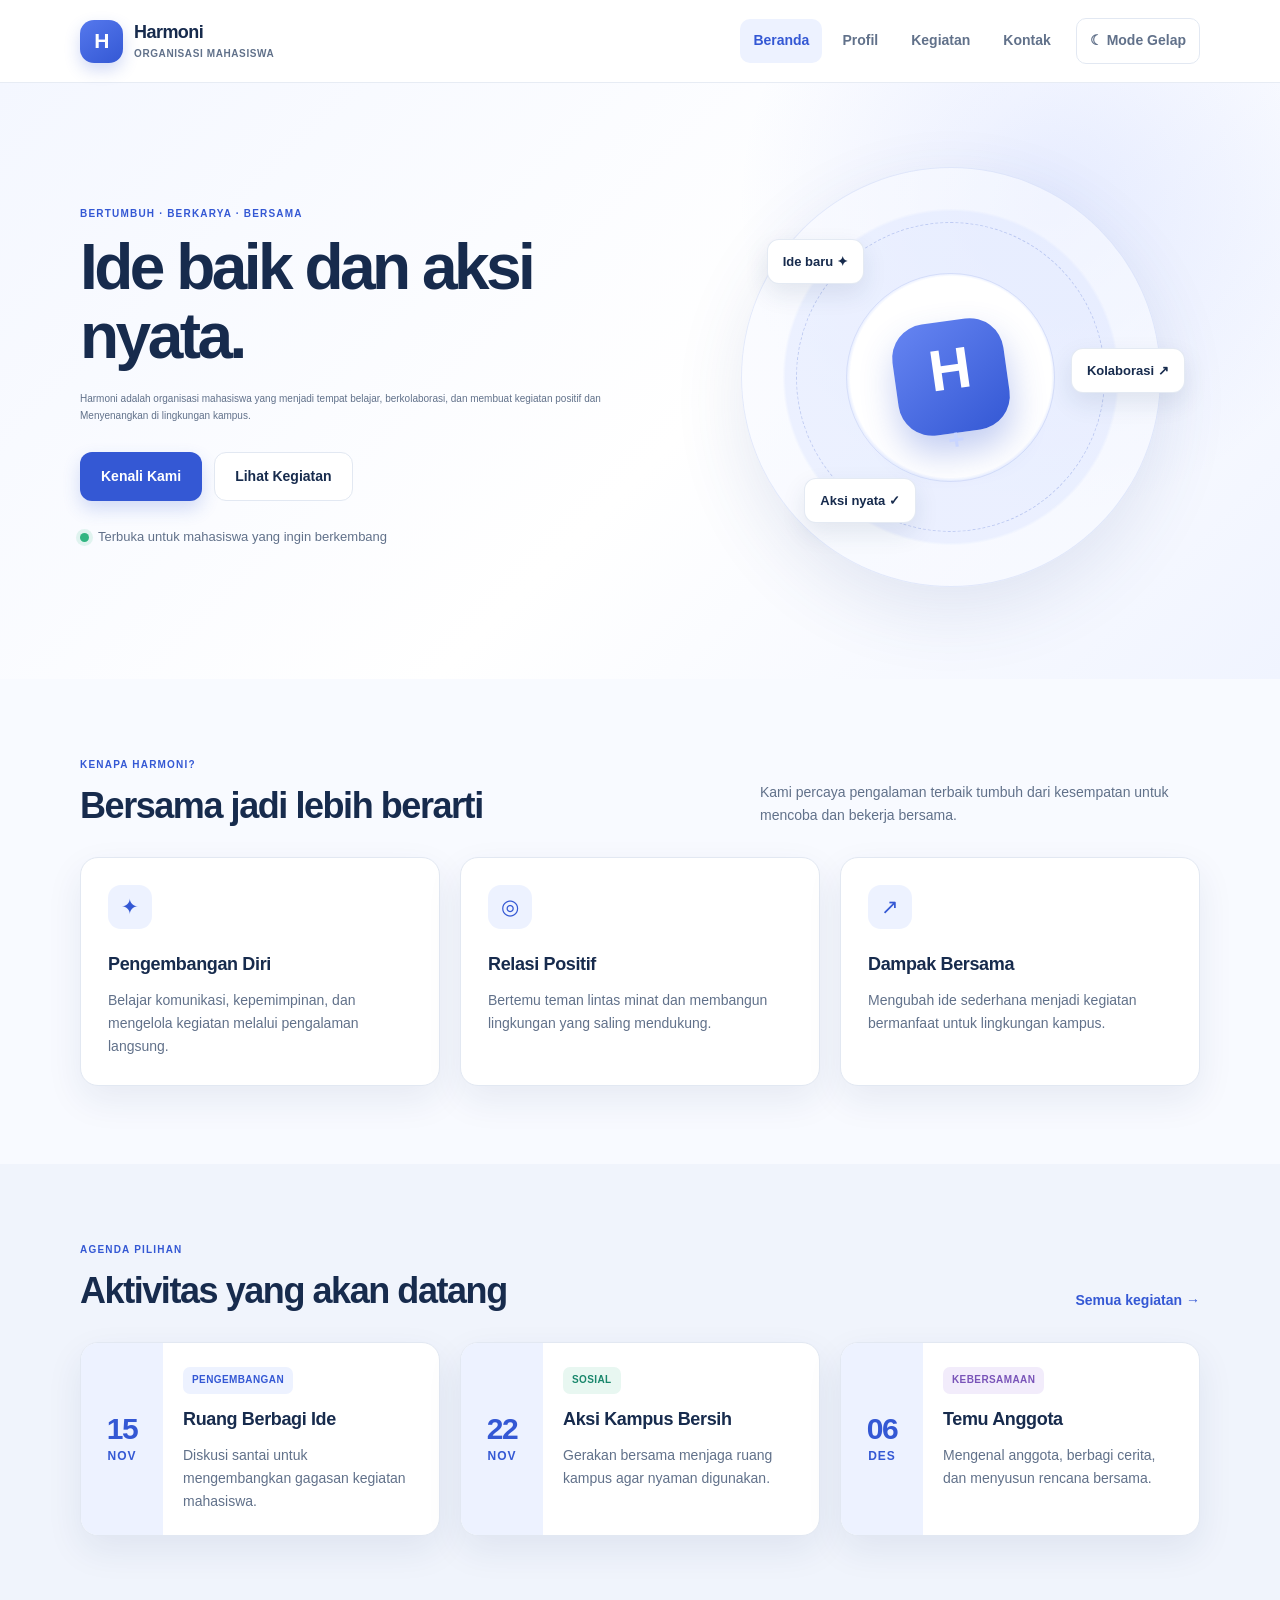
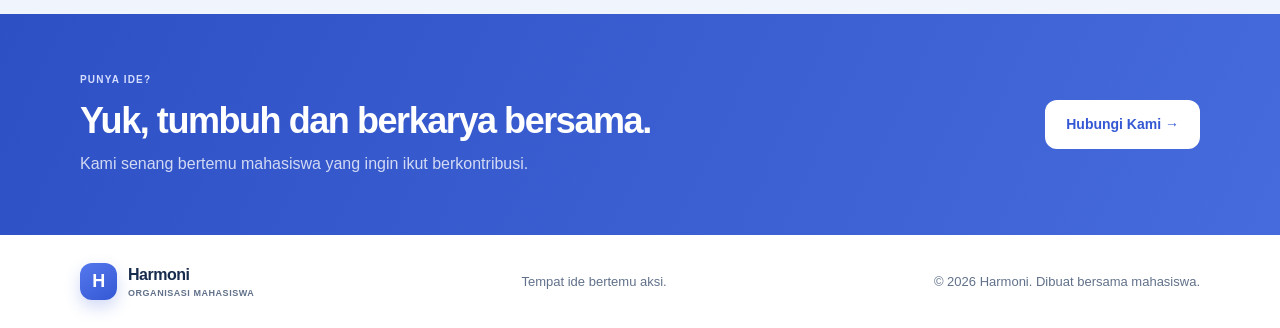
<file: index.html>
<!DOCTYPE html>
<html lang="id">
<head>
  <meta charset="UTF-8">
  <meta name="viewport" content="width=device-width, initial-scale=1.0">
  <meta name="description" content="Website informasi Organisasi Mahasiswa Harmoni.">
  <title>Beranda | Harmoni</title>
  <link rel="stylesheet" href="css/style.css">
  <script src="js/script.js" defer></script>
</head>
<body>
  <header class="site-header">
    <div class="container nav-wrap">
      <a class="brand" href="index.html"><span class="brand-mark">H</span><span>Harmoni<span class="brand-sub">Organisasi Mahasiswa</span></span></a>
      <button class="menu-toggle" id="menu-toggle" aria-label="Buka menu" aria-expanded="false">☰</button>
      <nav class="nav-links" id="nav-links" aria-label="Navigasi utama">
        <a class="active" href="index.html">Beranda</a>
        <a href="profil.html">Profil</a>
        <a href="kegiatan.html">Kegiatan</a>
        <a href="kontak.html">Kontak</a>
        <button class="theme-toggle" id="theme-toggle" type="button">☾ Mode Gelap</button>
      </nav>
    </div>
  </header>

  <main>
    <section class="hero">
      <div class="container hero-grid">
        <div class="hero-copy">
          <p class="eyebrow">Bertumbuh · Berkarya · Bersama</p>
          <h1>Ide baik dan aksi nyata.</h1>
          <p class="hero-text">Harmoni adalah organisasi mahasiswa yang menjadi tempat belajar, berkolaborasi, dan membuat kegiatan positif dan Menyenangkan di lingkungan kampus.</p>
          <div class="hero-actions">
            <a class="button button-primary" href="profil.html">Kenali Kami</a>
            <a class="button button-secondary" href="kegiatan.html">Lihat Kegiatan</a>
          </div>
          <div class="hero-note"><span class="status-dot"></span> Terbuka untuk mahasiswa yang ingin berkembang</div>
        </div>
        <div class="hero-art" aria-label="Ilustrasi kolaborasi mahasiswa">
          <div class="art-orbit orbit-one"></div><div class="art-orbit orbit-two"></div>
          <div class="art-center">H<span>+</span></div>
          <div class="art-chip chip-one">Ide baru ✦</div>
          <div class="art-chip chip-two">Kolaborasi ↗</div>
          <div class="art-chip chip-three">Aksi nyata ✓</div>
        </div>
      </div>
    </section>

    <section class="section">
      <div class="container">
        <div class="section-heading">
          <div><p class="eyebrow">Kenapa Harmoni?</p><h2>Bersama jadi lebih berarti</h2></div>
          <p>Kami percaya pengalaman terbaik tumbuh dari kesempatan untuk mencoba dan bekerja bersama.</p>
        </div>
        <div class="card-grid three">
          <article class="info-card"><div class="card-icon">✦</div><h3>Pengembangan Diri</h3><p>Belajar komunikasi, kepemimpinan, dan mengelola kegiatan melalui pengalaman langsung.</p></article>
          <article class="info-card"><div class="card-icon">◎</div><h3>Relasi Positif</h3><p>Bertemu teman lintas minat dan membangun lingkungan yang saling mendukung.</p></article>
          <article class="info-card"><div class="card-icon">↗</div><h3>Dampak Bersama</h3><p>Mengubah ide sederhana menjadi kegiatan bermanfaat untuk lingkungan kampus.</p></article>
        </div>
      </div>
    </section>

    <section class="section section-tint">
      <div class="container">
        <div class="section-heading">
          <div><p class="eyebrow">Agenda pilihan</p><h2>Aktivitas yang akan datang</h2></div>
          <a class="text-link" href="kegiatan.html">Semua kegiatan →</a>
        </div>
        <div class="card-grid three">
          <article class="event-card"><div class="event-date"><span>15</span> NOV</div><div class="event-content"><span class="tag">Pengembangan</span><h3>Ruang Berbagi Ide</h3><p>Diskusi santai untuk mengembangkan gagasan kegiatan mahasiswa.</p></div></article>
          <article class="event-card"><div class="event-date"><span>22</span> NOV</div><div class="event-content"><span class="tag tag-green">Sosial</span><h3>Aksi Kampus Bersih</h3><p>Gerakan bersama menjaga ruang kampus agar nyaman digunakan.</p></div></article>
          <article class="event-card"><div class="event-date"><span>06</span> DES</div><div class="event-content"><span class="tag tag-purple">Kebersamaan</span><h3>Temu Anggota</h3><p>Mengenal anggota, berbagi cerita, dan menyusun rencana bersama.</p></div></article>
        </div>
      </div>
    </section>

    <section class="cta-section"><div class="container cta-inner"><div><p class="eyebrow">Punya ide?</p><h2>Yuk, tumbuh dan berkarya bersama.</h2><p>Kami senang bertemu mahasiswa yang ingin ikut berkontribusi.</p></div><a class="button button-light" href="kontak.html">Hubungi Kami →</a></div></section>
  </main>

  <footer class="site-footer"><div class="container footer-inner"><a class="brand footer-brand" href="index.html"><span class="brand-mark">H</span><span>Harmoni<span class="brand-sub">Organisasi Mahasiswa</span></span></a><p>Tempat ide bertemu aksi.</p><p class="copyright">© <span class="current-year">2026</span> Harmoni. Dibuat bersama mahasiswa.</p></div></footer>
</body>
</html>
</file>
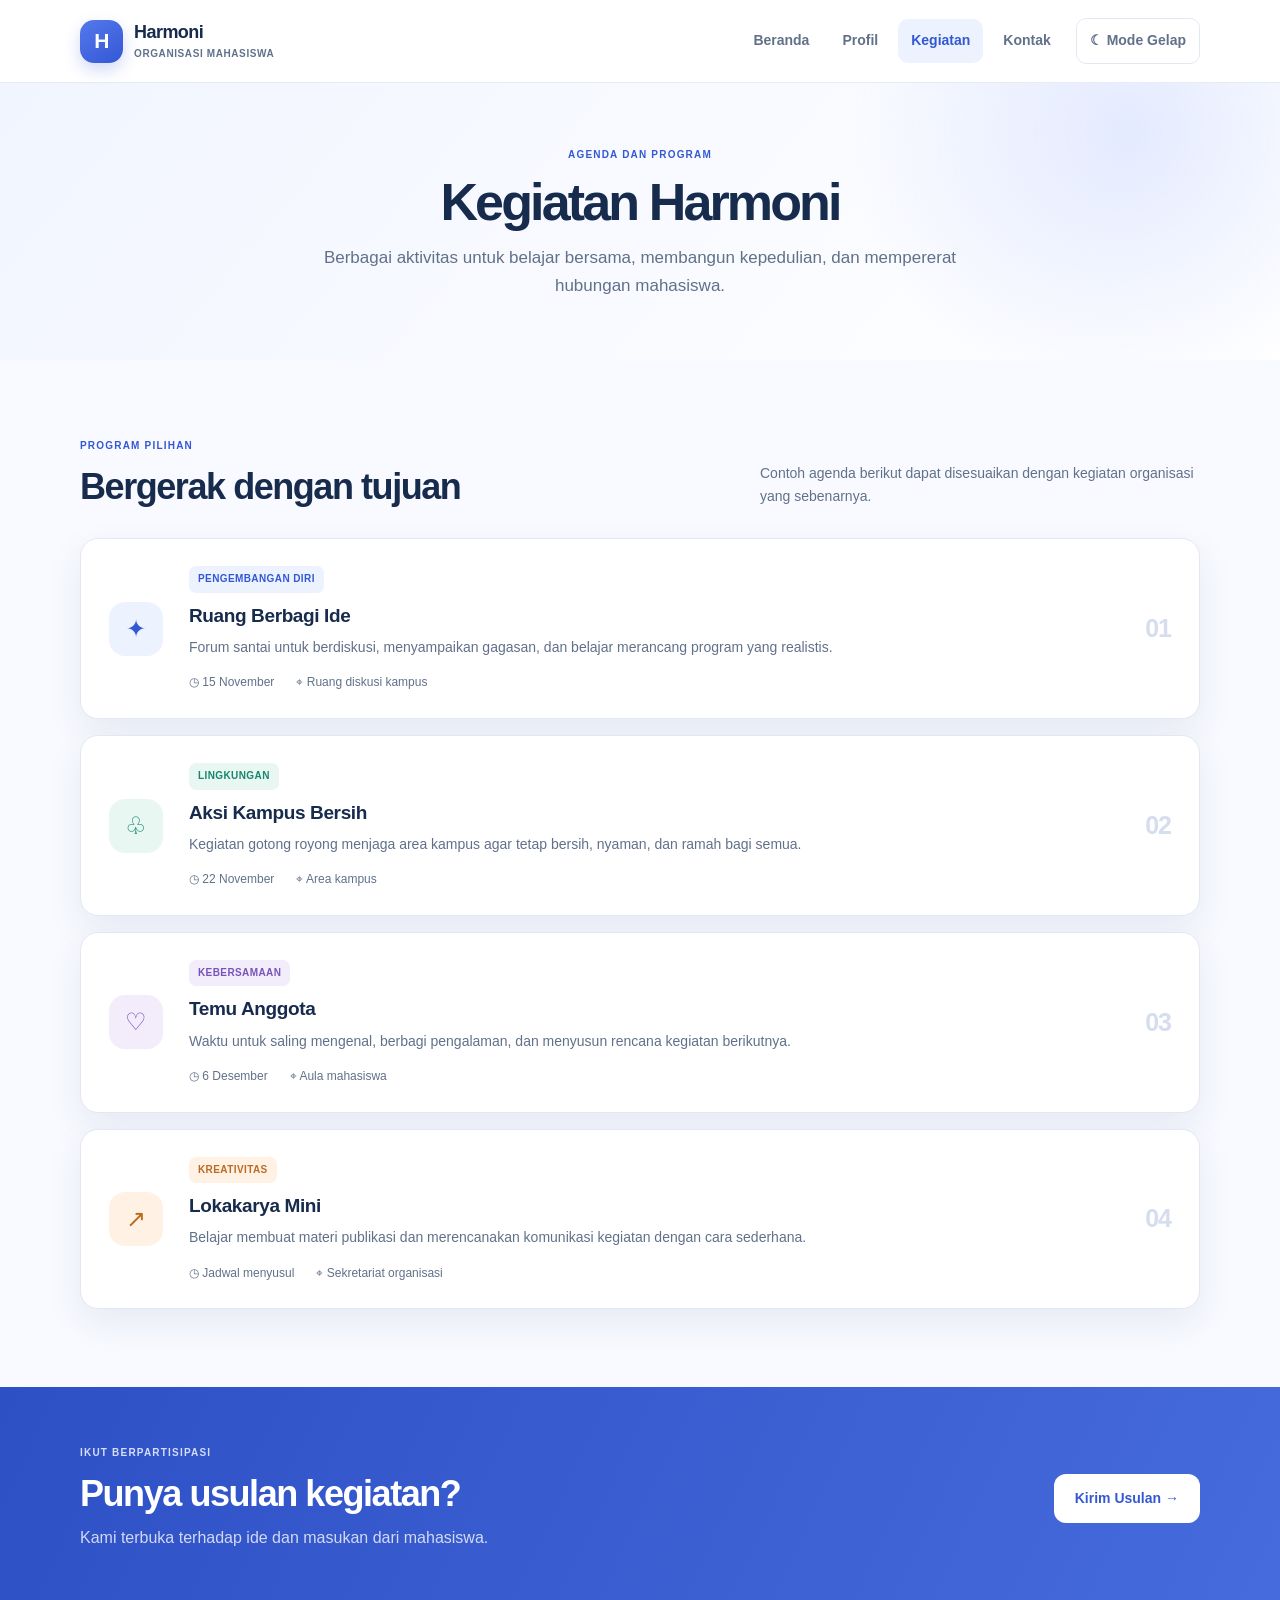
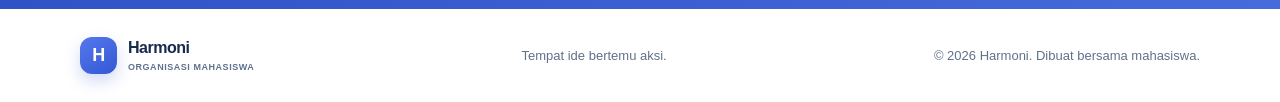
<file: kegiatan.html>
<!DOCTYPE html>
<html lang="id">
<head>
  <meta charset="UTF-8">
  <meta name="viewport" content="width=device-width, initial-scale=1.0">
  <meta name="description" content="Informasi kegiatan Organisasi Mahasiswa Harmoni.">
  <title>Kegiatan | Harmoni</title>
  <link rel="stylesheet" href="css/style.css">
  <script src="js/script.js" defer></script>
</head>
<body>
  <header class="site-header">
    <div class="container nav-wrap">
      <a class="brand" href="index.html"><span class="brand-mark">H</span><span>Harmoni<span class="brand-sub">Organisasi Mahasiswa</span></span></a>
      <button class="menu-toggle" id="menu-toggle" aria-label="Buka menu" aria-expanded="false">☰</button>
      <nav class="nav-links" id="nav-links" aria-label="Navigasi utama">
        <a href="index.html">Beranda</a><a href="profil.html">Profil</a><a class="active" href="kegiatan.html">Kegiatan</a><a href="kontak.html">Kontak</a>
        <button class="theme-toggle" id="theme-toggle" type="button">☾ Mode Gelap</button>
      </nav>
    </div>
  </header>
  <main>
    <section class="page-hero"><div class="container"><p class="eyebrow">Agenda dan program</p><h1>Kegiatan Harmoni</h1><p>Berbagai aktivitas untuk belajar bersama, membangun kepedulian, dan mempererat hubungan mahasiswa.</p></div></section>
    <section class="section"><div class="container"><div class="section-heading"><div><p class="eyebrow">Program pilihan</p><h2>Bergerak dengan tujuan</h2></div><p>Contoh agenda berikut dapat disesuaikan dengan kegiatan organisasi yang sebenarnya.</p></div>
      <div class="activity-list">
        <article class="activity-card"><div class="activity-symbol symbol-blue">✦</div><div class="activity-body"><span class="tag">Pengembangan diri</span><h3>Ruang Berbagi Ide</h3><p>Forum santai untuk berdiskusi, menyampaikan gagasan, dan belajar merancang program yang realistis.</p><div class="activity-meta"><span>◷ 15 November</span><span>⌖ Ruang diskusi kampus</span></div></div><div class="activity-number">01</div></article>
        <article class="activity-card"><div class="activity-symbol symbol-green">♧</div><div class="activity-body"><span class="tag tag-green">Lingkungan</span><h3>Aksi Kampus Bersih</h3><p>Kegiatan gotong royong menjaga area kampus agar tetap bersih, nyaman, dan ramah bagi semua.</p><div class="activity-meta"><span>◷ 22 November</span><span>⌖ Area kampus</span></div></div><div class="activity-number">02</div></article>
        <article class="activity-card"><div class="activity-symbol symbol-purple">♡</div><div class="activity-body"><span class="tag tag-purple">Kebersamaan</span><h3>Temu Anggota</h3><p>Waktu untuk saling mengenal, berbagi pengalaman, dan menyusun rencana kegiatan berikutnya.</p><div class="activity-meta"><span>◷ 6 Desember</span><span>⌖ Aula mahasiswa</span></div></div><div class="activity-number">03</div></article>
        <article class="activity-card"><div class="activity-symbol symbol-orange">↗</div><div class="activity-body"><span class="tag tag-orange">Kreativitas</span><h3>Lokakarya Mini</h3><p>Belajar membuat materi publikasi dan merencanakan komunikasi kegiatan dengan cara sederhana.</p><div class="activity-meta"><span>◷ Jadwal menyusul</span><span>⌖ Sekretariat organisasi</span></div></div><div class="activity-number">04</div></article>
      </div>
    </div></section>
    <section class="cta-section"><div class="container cta-inner"><div><p class="eyebrow">Ikut berpartisipasi</p><h2>Punya usulan kegiatan?</h2><p>Kami terbuka terhadap ide dan masukan dari mahasiswa.</p></div><a class="button button-light" href="kontak.html">Kirim Usulan →</a></div></section>
  </main>
  <footer class="site-footer"><div class="container footer-inner"><a class="brand footer-brand" href="index.html"><span class="brand-mark">H</span><span>Harmoni<span class="brand-sub">Organisasi Mahasiswa</span></span></a><p>Tempat ide bertemu aksi.</p><p class="copyright">© <span class="current-year">2026</span> Harmoni. Dibuat bersama mahasiswa.</p></div></footer>
</body>
</html>
</file>
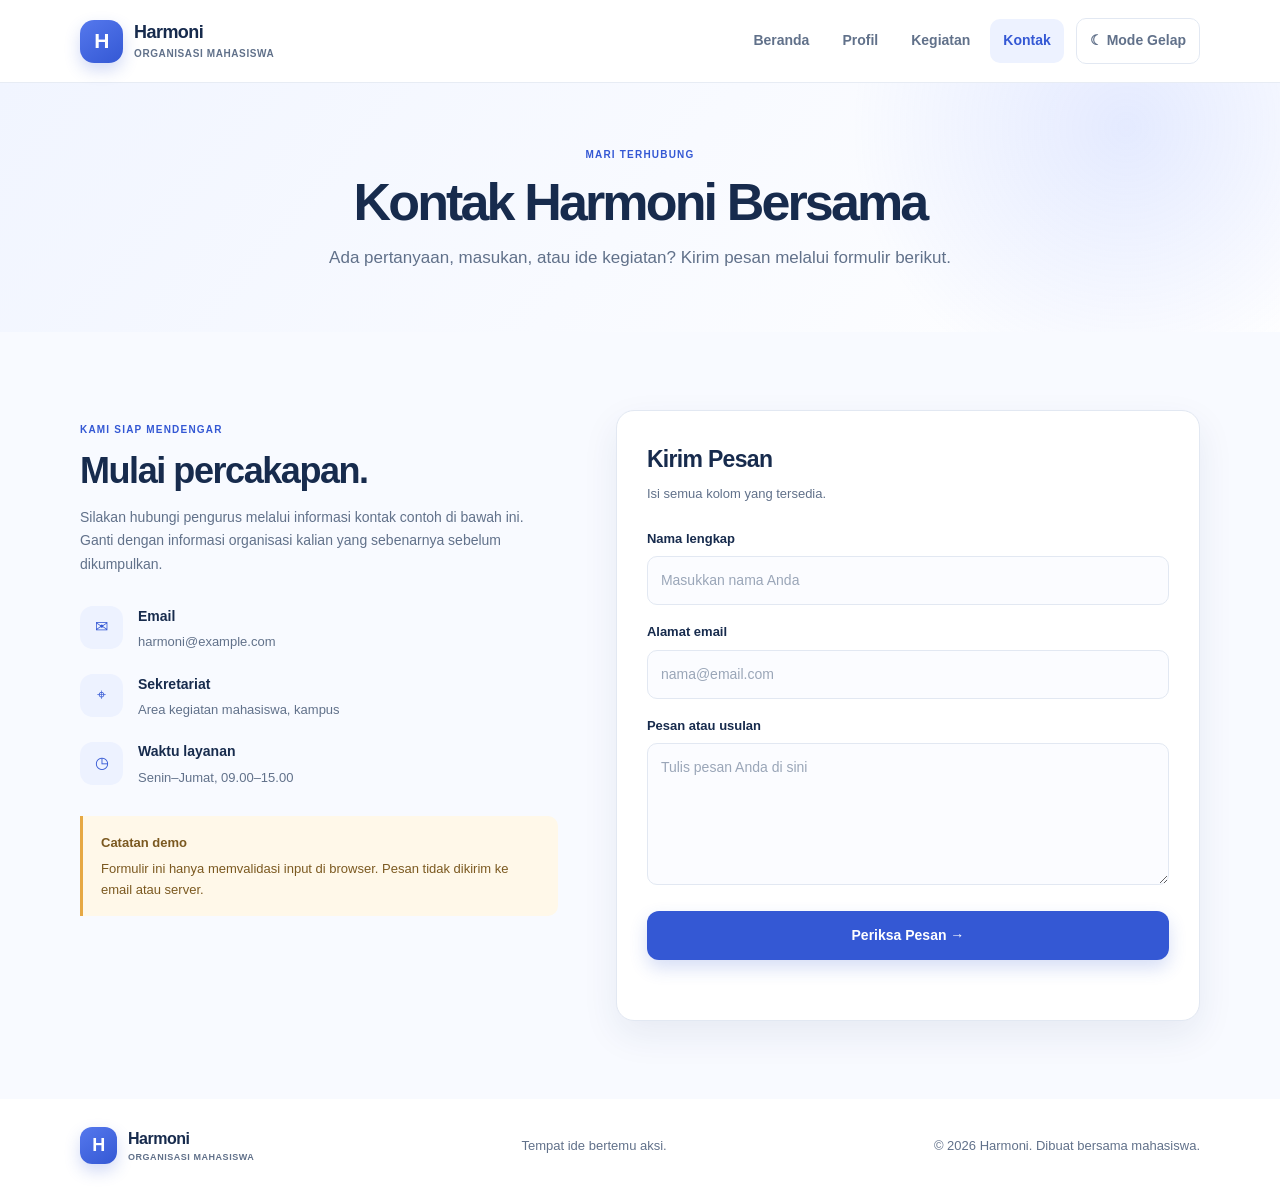
<file: kontak.html>
<!DOCTYPE html>
<html lang="id">
<head>
  <meta charset="UTF-8">
  <meta name="viewport" content="width=device-width, initial-scale=1.0">
  <meta name="description" content="Hubungi Organisasi Mahasiswa Harmoni.">
  <title>Kontak | Harmoni Bersama</title>
  <link rel="stylesheet" href="css/style.css">
  <script src="js/script.js" defer></script>
</head>
<body>
  <header class="site-header">
    <div class="container nav-wrap">
      <a class="brand" href="index.html"><span class="brand-mark">H</span><span>Harmoni<span class="brand-sub">Organisasi Mahasiswa</span></span></a>
      <button class="menu-toggle" id="menu-toggle" aria-label="Buka menu" aria-expanded="false">☰</button>
      <nav class="nav-links" id="nav-links" aria-label="Navigasi utama">
        <a href="index.html">Beranda</a><a href="profil.html">Profil</a><a href="kegiatan.html">Kegiatan</a><a class="active" href="kontak.html">Kontak</a>
        <button class="theme-toggle" id="theme-toggle" type="button">☾ Mode Gelap</button>
      </nav>
    </div>
  </header>
  <main>
    <section class="page-hero"><div class="container"><p class="eyebrow">Mari terhubung</p><h1>Kontak Harmoni Bersama</h1><p>Ada pertanyaan, masukan, atau ide kegiatan? Kirim pesan melalui formulir berikut.</p></div></section>
    <section class="section"><div class="container contact-layout">
      <div class="contact-info"><p class="eyebrow">Kami siap mendengar</p><h2>Mulai percakapan.</h2><p>Silakan hubungi pengurus melalui informasi kontak contoh di bawah ini. Ganti dengan informasi organisasi kalian yang sebenarnya sebelum dikumpulkan.</p>
        <div class="contact-item"><span class="contact-icon">✉</span><div><strong>Email</strong><p>harmoni@example.com</p></div></div>
        <div class="contact-item"><span class="contact-icon">⌖</span><div><strong>Sekretariat</strong><p>Area kegiatan mahasiswa, kampus</p></div></div>
        <div class="contact-item"><span class="contact-icon">◷</span><div><strong>Waktu layanan</strong><p>Senin–Jumat, 09.00–15.00</p></div></div>
        <div class="notice"><strong>Catatan demo</strong><p>Formulir ini hanya memvalidasi input di browser. Pesan tidak dikirim ke email atau server.</p></div>
      </div>
      <form class="contact-form" id="contact-form" novalidate>
        <h2>Kirim Pesan</h2><p class="form-intro">Isi semua kolom yang tersedia.</p>
        <label for="nama">Nama lengkap</label><input id="nama" name="nama" type="text" placeholder="Masukkan nama Anda">
        <label for="email">Alamat email</label><input id="email" name="email" type="email" placeholder="nama@email.com">
        <label for="pesan">Pesan atau usulan</label><textarea id="pesan" name="pesan" rows="5" placeholder="Tulis pesan Anda di sini"></textarea>
        <button class="button button-primary button-full" type="submit">Periksa Pesan →</button>
        <p id="status-form" class="form-status" role="status" aria-live="polite"></p>
      </form>
    </div></section>
  </main>
  <footer class="site-footer"><div class="container footer-inner"><a class="brand footer-brand" href="index.html"><span class="brand-mark">H</span><span>Harmoni<span class="brand-sub">Organisasi Mahasiswa</span></span></a><p>Tempat ide bertemu aksi.</p><p class="copyright">© <span class="current-year">2026</span> Harmoni. Dibuat bersama mahasiswa.</p></div></footer>
</body>
</html>
</file>
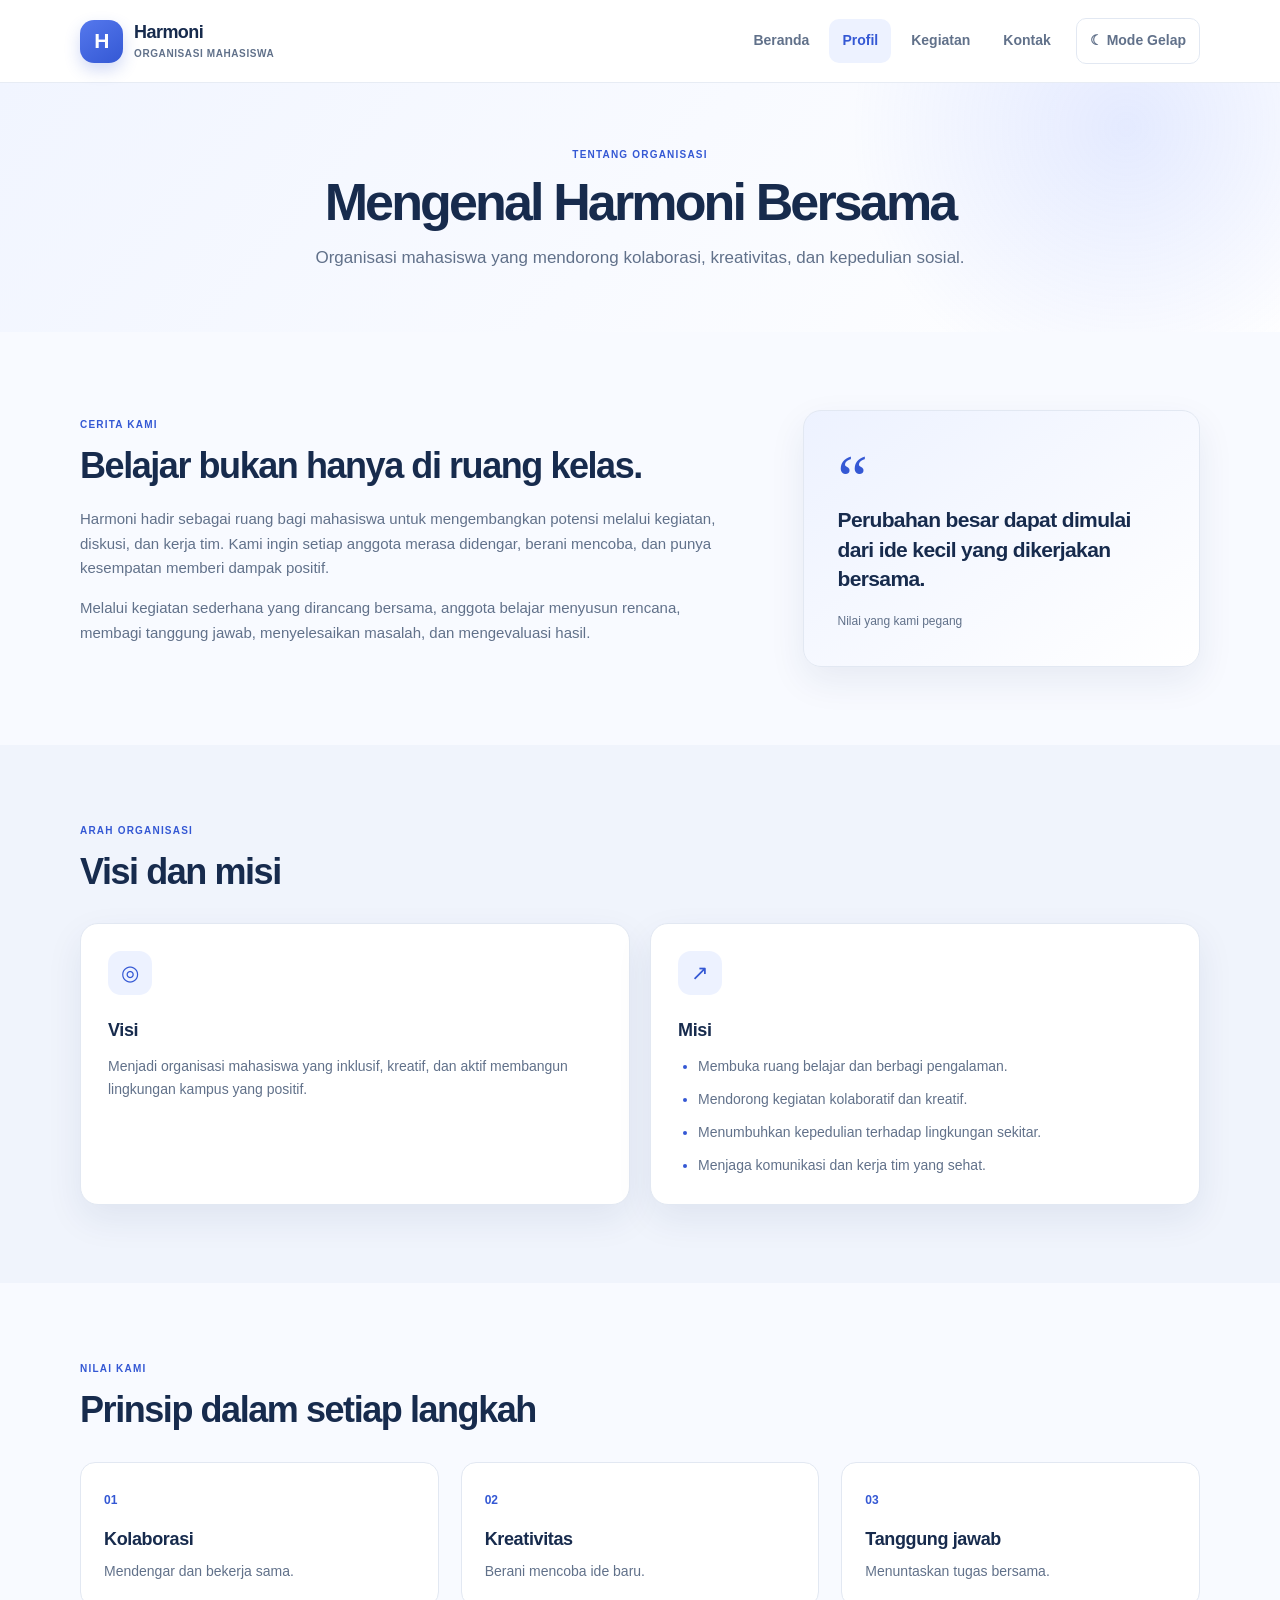
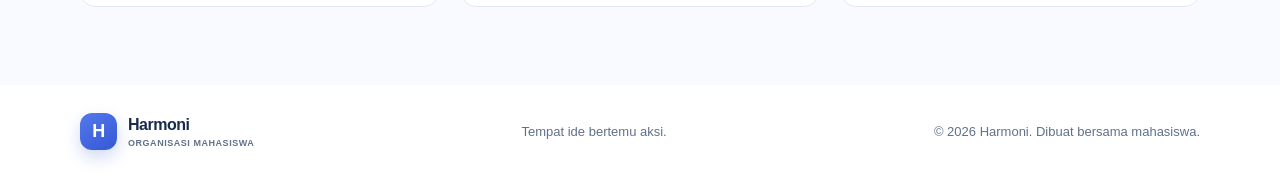
<file: profil.html>
<!DOCTYPE html>
<html lang="id">
<head>
  <meta charset="UTF-8">
  <meta name="viewport" content="width=device-width, initial-scale=1.0">
  <meta name="description" content="Profil, visi, misi, dan nilai Organisasi Mahasiswa Harmoni.">
  <title>Profil | Harmoni</title>
  <link rel="stylesheet" href="css/style.css">
  <script src="js/script.js" defer></script>
</head>
<body>
  <header class="site-header">
    <div class="container nav-wrap">
      <a class="brand" href="index.html"><span class="brand-mark">H</span><span>Harmoni<span class="brand-sub">Organisasi Mahasiswa</span></span></a>
      <button class="menu-toggle" id="menu-toggle" aria-label="Buka menu" aria-expanded="false">☰</button>
      <nav class="nav-links" id="nav-links" aria-label="Navigasi utama">
        <a href="index.html">Beranda</a><a class="active" href="profil.html">Profil</a><a href="kegiatan.html">Kegiatan</a><a href="kontak.html">Kontak</a>
        <button class="theme-toggle" id="theme-toggle" type="button">☾ Mode Gelap</button>
      </nav>
    </div>
  </header>
  <main>
    <section class="page-hero"><div class="container"><p class="eyebrow">Tentang organisasi</p><h1>Mengenal Harmoni Bersama</h1><p>Organisasi mahasiswa yang mendorong kolaborasi, kreativitas, dan kepedulian sosial.</p></div></section>
    <section class="section"><div class="container split-layout">
      <div><p class="eyebrow">Cerita kami</p><h2>Belajar bukan hanya di ruang kelas.</h2><p>Harmoni hadir sebagai ruang bagi mahasiswa untuk mengembangkan potensi melalui kegiatan, diskusi, dan kerja tim. Kami ingin setiap anggota merasa didengar, berani mencoba, dan punya kesempatan memberi dampak positif.</p><p>Melalui kegiatan sederhana yang dirancang bersama, anggota belajar menyusun rencana, membagi tanggung jawab, menyelesaikan masalah, dan mengevaluasi hasil.</p></div>
      <aside class="quote-card"><span class="quote-mark">“</span><blockquote>Perubahan besar dapat dimulai dari ide kecil yang dikerjakan bersama.</blockquote><p>Nilai yang kami pegang</p></aside>
    </div></section>
    <section class="section section-tint"><div class="container"><div class="section-heading"><div><p class="eyebrow">Arah organisasi</p><h2>Visi dan misi</h2></div></div>
      <div class="card-grid two"><article class="info-card"><div class="card-icon">◎</div><h3>Visi</h3><p>Menjadi organisasi mahasiswa yang inklusif, kreatif, dan aktif membangun lingkungan kampus yang positif.</p></article><article class="info-card"><div class="card-icon">↗</div><h3>Misi</h3><ul class="clean-list"><li>Membuka ruang belajar dan berbagi pengalaman.</li><li>Mendorong kegiatan kolaboratif dan kreatif.</li><li>Menumbuhkan kepedulian terhadap lingkungan sekitar.</li><li>Menjaga komunikasi dan kerja tim yang sehat.</li></ul></article></div>
    </div></section>
    <section class="section"><div class="container"><div class="section-heading"><div><p class="eyebrow">Nilai kami</p><h2>Prinsip dalam setiap langkah</h2></div></div><div class="value-row"><div><span>01</span><h3>Kolaborasi</h3><p>Mendengar dan bekerja sama.</p></div><div><span>02</span><h3>Kreativitas</h3><p>Berani mencoba ide baru.</p></div><div><span>03</span><h3>Tanggung jawab</h3><p>Menuntaskan tugas bersama.</p></div></div></div></section>
  </main>
  <footer class="site-footer"><div class="container footer-inner"><a class="brand footer-brand" href="index.html"><span class="brand-mark">H</span><span>Harmoni<span class="brand-sub">Organisasi Mahasiswa</span></span></a><p>Tempat ide bertemu aksi.</p><p class="copyright">© <span class="current-year">2026</span> Harmoni. Dibuat bersama mahasiswa.</p></div></footer>
</body>
</html>
</file>
<file: css/style.css>
:root {
  color-scheme: light;
  --color-ink: #172b4d;
  --color-muted: #61718a;
  --color-primary: #3458d4;
  --color-primary-dark: #2444b5;
  --color-soft-blue: #edf2ff;
  --color-surface: #ffffff;
  --color-background: #f8faff;
  --color-border: #e2e8f2;
  --color-green: #18866b;
  --color-purple: #7954b8;
  --color-orange: #bc6b20;
  --shadow-card: 0 14px 36px rgba(31, 55, 100, 0.08);
}

:root[data-theme="dark"] {
  color-scheme: dark;
  --color-ink: #ecf2ff;
  --color-muted: #aab7ce;
  --color-primary: #91a8ff;
  --color-primary-dark: #b1c1ff;
  --color-soft-blue: #24345a;
  --color-surface: #17243a;
  --color-background: #101a2b;
  --color-border: #2b3b56;
  --color-green: #65d2ad;
  --color-purple: #c3a3ff;
  --color-orange: #ffc27d;
  --shadow-card: 0 14px 36px rgba(0, 0, 0, 0.2);
}

* {
  box-sizing: border-box;
}

html {
  scroll-behavior: smooth;
}

body {
  margin: 0;
  background: var(--color-background);
  color: var(--color-ink);
  font-family: Inter, "Segoe UI", Arial, sans-serif;
  font-size: 16px;
  line-height: 1.65;
  -webkit-font-smoothing: antialiased;
}

button,
input,
textarea {
  font: inherit;
}

a {
  color: inherit;
  text-decoration: none;
}

button,
a {
  -webkit-tap-highlight-color: transparent;
}

button:focus-visible,
a:focus-visible,
input:focus-visible,
textarea:focus-visible {
  outline: 3px solid rgba(52, 88, 212, 0.35);
  outline-offset: 3px;
}

.container {
  width: min(1120px, calc(100% - 48px));
  margin-inline: auto;
}

.site-header {
  position: relative;
  z-index: 10;
  background: rgba(255, 255, 255, 0.94);
  border-bottom: 1px solid rgba(226, 232, 242, 0.8);
  backdrop-filter: blur(14px);
}

.nav-wrap {
  min-height: 82px;
  display: flex;
  align-items: center;
  justify-content: space-between;
  gap: 28px;
}

.brand {
  display: inline-flex;
  align-items: center;
  gap: 11px;
  font-size: 18px;
  font-weight: 800;
  line-height: 1.2;
  letter-spacing: -0.03em;
}

.brand-mark {
  width: 43px;
  height: 43px;
  display: grid;
  place-items: center;
  flex: 0 0 auto;
  border-radius: 14px;
  background: linear-gradient(145deg, #5578ed, #3458d4);
  box-shadow: 0 7px 16px rgba(52, 88, 212, 0.22);
  color: #fff;
  font-size: 21px;
}

.brand-sub {
  display: block;
  margin-top: 4px;
  color: var(--color-muted);
  font-size: 10px;
  font-weight: 600;
  letter-spacing: 0.06em;
  text-transform: uppercase;
}

.nav-links {
  display: flex;
  align-items: center;
  gap: 7px;
}

.nav-links > a,
.theme-toggle {
  padding: 10px 13px;
  border: 0;
  border-radius: 10px;
  background: transparent;
  color: var(--color-muted);
  cursor: pointer;
  font-size: 14px;
  font-weight: 650;
  transition: background 160ms ease, color 160ms ease;
}

.nav-links > a:hover,
.theme-toggle:hover,
.nav-links > a.active {
  background: var(--color-soft-blue);
  color: var(--color-primary);
}

.theme-toggle {
  margin-left: 5px;
  border: 1px solid var(--color-border);
}

.menu-toggle {
  display: none;
  width: 42px;
  height: 42px;
  border: 1px solid var(--color-border);
  border-radius: 11px;
  background: var(--color-surface);
  color: var(--color-ink);
  cursor: pointer;
  font-size: 20px;
}

.hero {
  overflow: hidden;
  padding: 84px 0 92px;
  background:
    radial-gradient(circle at 82% 20%, rgba(113, 145, 255, 0.17), transparent 27%),
    linear-gradient(135deg, #f4f7ff 0%, #fff 55%, #f0f4ff 100%);
}

.hero-grid {
  display: grid;
  grid-template-columns: 1.05fr 0.95fr;
  align-items: center;
  gap: 70px;
}

.hero-copy {
  max-width: 620px;
}

.eyebrow {
  margin: 0 0 12px;
  color: var(--color-primary);
  font-size: 10px;
  font-weight: 800;
  letter-spacing: 0.12em;
  line-height: 1.5;
  text-transform: uppercase;
}

h1,
h2,
h3,
p {
  margin-top: 0;
}

.hero h1,
.page-hero h1 {
  margin-bottom: 20px;
  font-size: clamp(40px, 5.3vw, 64px);
  font-weight: 800;
  letter-spacing: -0.055em;
  line-height: 1.08;
}

.hero-text {
  max-width: 570px;
  margin-bottom: 28px;
  color: var(--color-muted);
  font-size: 10px;
}

.hero-actions {
  display: flex;
  flex-wrap: wrap;
  gap: 12px;
}

.button {
  min-height: 48px;
  display: inline-flex;
  align-items: center;
  justify-content: center;
  padding: 12px 20px;
  border: 1px solid transparent;
  border-radius: 12px;
  cursor: pointer;
  font-size: 14px;
  font-weight: 750;
  transition: transform 160ms ease, background 160ms ease, box-shadow 160ms ease;
}

.button:hover {
  transform: translateY(-2px);
}

.button-primary {
  background: var(--color-primary);
  box-shadow: 0 8px 18px rgba(52, 88, 212, 0.2);
  color: #fff;
}

.button-primary:hover {
  background: var(--color-primary-dark);
}

.button-secondary {
  border-color: var(--color-border);
  background: #fff;
  color: var(--color-ink);
}

.hero-note {
  display: flex;
  align-items: center;
  gap: 9px;
  margin-top: 25px;
  color: var(--color-muted);
  font-size: 13px;
}

.status-dot {
  width: 9px;
  height: 9px;
  border-radius: 50%;
  background: #31b581;
  box-shadow: 0 0 0 4px rgba(49, 181, 129, 0.13);
}

.hero-art {
  position: relative;
  width: min(100%, 420px);
  aspect-ratio: 1;
  display: grid;
  place-items: center;
  justify-self: center;
  border: 1px solid rgba(122, 148, 226, 0.18);
  border-radius: 50%;
  background: radial-gradient(circle, #fff 0 34%, rgba(231, 237, 255, 0.8) 35% 56%, rgba(247, 249, 255, 0.65) 57%);
  box-shadow: 0 24px 70px rgba(58, 82, 150, 0.12);
}

.art-orbit {
  position: absolute;
  border: 1px dashed rgba(74, 104, 207, 0.28);
  border-radius: 50%;
}

.orbit-one {
  inset: 13%;
}

.orbit-two {
  inset: 25%;
  border-style: solid;
  border-color: rgba(74, 104, 207, 0.13);
}

.art-center {
  width: 112px;
  height: 112px;
  display: grid;
  place-items: center;
  border-radius: 34px;
  background: linear-gradient(145deg, #6685f2, #3458d4);
  box-shadow: 0 18px 35px rgba(52, 88, 212, 0.3);
  color: #fff;
  font-size: 58px;
  font-weight: 800;
  transform: rotate(-8deg);
}

.art-center span {
  margin-left: -7px;
  color: #c9d5ff;
  font-size: 28px;
}

.art-chip {
  position: absolute;
  padding: 11px 15px;
  border: 1px solid rgba(226, 232, 242, 0.9);
  border-radius: 12px;
  background: #fff;
  box-shadow: 0 10px 25px rgba(31, 55, 100, 0.1);
  color: var(--color-ink);
  font-size: 13px;
  font-weight: 750;
}

.chip-one {
  top: 17%;
  left: 6%;
}

.chip-two {
  top: 43%;
  right: -6%;
}

.chip-three {
  bottom: 15%;
  left: 15%;
}

.section {
  padding: 78px 0;
}

.section-tint {
  background: #f0f4fc;
}

.section-heading {
  display: flex;
  align-items: end;
  justify-content: space-between;
  gap: 28px;
  margin-bottom: 30px;
}

.section-heading h2,
.contact-info h2,
.split-layout h2,
.cta-inner h2 {
  margin-bottom: 0;
  font-size: clamp(27px, 3vw, 36px);
  font-weight: 800;
  letter-spacing: -0.04em;
  line-height: 1.2;
}

.section-heading > p {
  max-width: 440px;
  margin: 0;
  color: var(--color-muted);
  font-size: 14px;
}

.card-grid {
  display: grid;
  gap: 20px;
}

.card-grid.three {
  grid-template-columns: repeat(3, minmax(0, 1fr));
}

.card-grid.two {
  grid-template-columns: repeat(2, minmax(0, 1fr));
}

.info-card,
.event-card,
.activity-card,
.contact-form,
.quote-card {
  border: 1px solid var(--color-border);
  border-radius: 18px;
  background: var(--color-surface);
  box-shadow: var(--shadow-card);
}

.info-card {
  padding: 27px;
}

.card-icon {
  width: 44px;
  height: 44px;
  display: grid;
  place-items: center;
  margin-bottom: 21px;
  border-radius: 13px;
  background: var(--color-soft-blue);
  color: var(--color-primary);
  font-size: 21px;
}

.info-card h3,
.event-content h3,
.activity-body h3,
.value-row h3 {
  margin-bottom: 9px;
  font-size: 18px;
  font-weight: 750;
  letter-spacing: -0.02em;
}

.info-card p,
.event-content p,
.activity-body p,
.value-row p {
  margin-bottom: 0;
  color: var(--color-muted);
  font-size: 14px;
}

.event-card {
  display: flex;
  min-height: 190px;
  overflow: hidden;
}

.event-date {
  width: 82px;
  display: flex;
  flex: 0 0 82px;
  flex-direction: column;
  align-items: center;
  justify-content: center;
  background: var(--color-soft-blue);
  color: var(--color-primary);
  font-size: 12px;
  font-weight: 800;
  letter-spacing: 0.08em;
}

.event-date span {
  font-size: 30px;
  letter-spacing: -0.05em;
  line-height: 1.2;
}

.event-content {
  padding: 22px 20px;
}

.tag {
  display: inline-flex;
  align-items: center;
  margin-bottom: 11px;
  padding: 5px 9px;
  border-radius: 7px;
  background: #edf2ff;
  color: var(--color-primary);
  font-size: 10px;
  font-weight: 800;
  letter-spacing: 0.04em;
  text-transform: uppercase;
}

.tag-green {
  background: #e8f7f1;
  color: var(--color-green);
}

.tag-purple {
  background: #f2ecfb;
  color: var(--color-purple);
}

.tag-orange {
  background: #fff2e5;
  color: var(--color-orange);
}

.text-link {
  flex: 0 0 auto;
  color: var(--color-primary);
  font-size: 14px;
  font-weight: 750;
}

.text-link:hover {
  color: var(--color-primary-dark);
}

.cta-section {
  padding: 58px 0;
  background: linear-gradient(115deg, #2e50c5, #466bdc);
  color: #fff;
}

.cta-inner {
  display: flex;
  align-items: center;
  justify-content: space-between;
  gap: 32px;
}

.cta-inner .eyebrow {
  color: #d5deff;
}

.cta-inner h2 {
  margin-bottom: 9px;
}

.cta-inner p:not(.eyebrow) {
  margin-bottom: 0;
  color: rgba(255, 255, 255, 0.78);
}

.button-light {
  flex: 0 0 auto;
  background: #fff;
  color: var(--color-primary);
}

.button-light:hover {
  background: #edf2ff;
}

.site-footer {
  padding: 28px 0;
  background: #fff;
}

.footer-inner {
  display: flex;
  align-items: center;
  justify-content: space-between;
  gap: 22px;
}

.footer-inner > p {
  margin: 0;
  color: var(--color-muted);
  font-size: 13px;
}

.footer-brand {
  font-size: 16px;
}

.footer-brand .brand-mark {
  width: 37px;
  height: 37px;
  border-radius: 12px;
  font-size: 18px;
}

.footer-brand .brand-sub {
  font-size: 9px;
}

.copyright {
  text-align: right;
}

.page-hero {
  padding: 64px 0 60px;
  background:
    radial-gradient(circle at 88% 18%, rgba(113, 145, 255, 0.17), transparent 24%),
    linear-gradient(130deg, #f1f5ff, #fff);
  text-align: center;
}

.page-hero .container {
  max-width: 760px;
}

.page-hero h1 {
  margin-bottom: 14px;
  font-size: clamp(36px, 5vw, 52px);
}

.page-hero .container > p:last-child {
  max-width: 650px;
  margin: 0 auto;
  color: var(--color-muted);
  font-size: 17px;
}

.activity-list {
  display: grid;
  gap: 16px;
}

.activity-card {
  display: grid;
  grid-template-columns: 58px 1fr auto;
  align-items: center;
  gap: 22px;
  padding: 25px 28px;
  transition: transform 160ms ease, box-shadow 160ms ease;
}

.activity-card:hover {
  transform: translateY(-3px);
  box-shadow: 0 18px 38px rgba(31, 55, 100, 0.12);
}

.activity-symbol {
  width: 54px;
  height: 54px;
  display: grid;
  place-items: center;
  border-radius: 16px;
  font-size: 24px;
}

.symbol-blue {
  background: #edf2ff;
  color: var(--color-primary);
}

.symbol-green {
  background: #e8f7f1;
  color: var(--color-green);
}

.symbol-purple {
  background: #f2ecfb;
  color: var(--color-purple);
}

.symbol-orange {
  background: #fff2e5;
  color: var(--color-orange);
}

.activity-body .tag {
  margin-bottom: 7px;
}

.activity-body h3 {
  margin-bottom: 5px;
  font-size: 19px;
}

.activity-meta {
  display: flex;
  flex-wrap: wrap;
  gap: 8px 22px;
  margin-top: 14px;
  color: var(--color-muted);
  font-size: 12px;
}

.activity-number {
  color: #d5ddef;
  font-size: 25px;
  font-weight: 800;
  letter-spacing: -0.04em;
}

.contact-layout {
  display: grid;
  grid-template-columns: 0.9fr 1.1fr;
  align-items: start;
  gap: 58px;
}

.contact-info {
  padding-top: 12px;
}

.contact-info h2 {
  margin-bottom: 14px;
}

.contact-info > p:not(.eyebrow) {
  margin-bottom: 27px;
  color: var(--color-muted);
  font-size: 14px;
}

.contact-item {
  display: flex;
  align-items: center;
  gap: 15px;
  margin: 18px 0;
}

.contact-icon {
  width: 43px;
  height: 43px;
  display: grid;
  flex: 0 0 43px;
  place-items: center;
  border-radius: 13px;
  background: var(--color-soft-blue);
  color: var(--color-primary);
}

.contact-item strong {
  font-size: 14px;
}

.contact-item p {
  margin: 2px 0 0;
  color: var(--color-muted);
  font-size: 13px;
}

.notice {
  margin-top: 28px;
  padding: 16px 18px;
  border-left: 3px solid #e6a843;
  border-radius: 0 10px 10px 0;
  background: #fff8e9;
  color: #7b5920;
  font-size: 13px;
}

.notice p {
  margin: 4px 0 0;
}

.contact-form {
  padding: 30px;
}

.contact-form h2 {
  margin-bottom: 4px;
  font-size: 23px;
  letter-spacing: -0.03em;
}

.form-intro {
  margin-bottom: 23px;
  color: var(--color-muted);
  font-size: 13px;
}

.contact-form label {
  display: block;
  margin: 16px 0 7px;
  font-size: 13px;
  font-weight: 700;
}

.contact-form input,
.contact-form textarea {
  width: 100%;
  padding: 12px 13px;
  border: 1px solid var(--color-border);
  border-radius: 10px;
  background: #fbfcff;
  color: var(--color-ink);
  font-size: 14px;
  transition: border-color 160ms ease, box-shadow 160ms ease;
}

.contact-form input:focus,
.contact-form textarea:focus {
  border-color: #7890e8;
  box-shadow: 0 0 0 3px rgba(52, 88, 212, 0.1);
  outline: 0;
}

.contact-form textarea {
  min-height: 130px;
  resize: vertical;
}

.contact-form input::placeholder,
.contact-form textarea::placeholder {
  color: #9aa6b8;
}

.button-full {
  width: 100%;
  margin-top: 18px;
}

.form-status {
  min-height: 1.4em;
  margin: 12px 0 0;
  color: var(--color-green);
  font-size: 13px;
}

.split-layout {
  display: grid;
  grid-template-columns: 1.25fr 0.75fr;
  align-items: center;
  gap: 60px;
}

.split-layout h2 {
  max-width: 580px;
  margin-bottom: 20px;
}

.split-layout > div > p:not(.eyebrow) {
  color: var(--color-muted);
  font-size: 15px;
}

.quote-card {
  position: relative;
  padding: 34px;
  background: linear-gradient(145deg, #edf2ff, #fff);
}

.quote-mark {
  display: block;
  height: 48px;
  color: var(--color-primary);
  font-family: Georgia, serif;
  font-size: 68px;
  line-height: 1;
}

.quote-card blockquote {
  margin: 12px 0 19px;
  font-size: 21px;
  font-weight: 750;
  letter-spacing: -0.03em;
  line-height: 1.4;
}

.quote-card p {
  margin-bottom: 0;
  color: var(--color-muted);
  font-size: 12px;
}

.clean-list {
  display: grid;
  gap: 10px;
  margin: 0;
  padding-left: 20px;
  color: var(--color-muted);
  font-size: 14px;
}

.clean-list li::marker {
  color: var(--color-primary);
}

.value-row {
  display: grid;
  grid-template-columns: repeat(3, minmax(0, 1fr));
  gap: 22px;
}

.value-row > div {
  padding: 23px;
  border: 1px solid var(--color-border);
  border-radius: 15px;
  background: #fff;
}

.value-row > div > span {
  display: inline-block;
  margin-bottom: 15px;
  color: var(--color-primary);
  font-size: 12px;
  font-weight: 800;
}

.value-row h3 {
  margin-bottom: 5px;
}

[data-theme="dark"] .hero,
[data-theme="dark"] .page-hero {
  background:
    radial-gradient(circle at 82% 20%, rgba(83, 108, 190, 0.2), transparent 27%),
    linear-gradient(135deg, #142139 0%, #101a2b 55%, #17243a 100%);
}

[data-theme="dark"] .section-tint {
  background: #131f33;
}

[data-theme="dark"] .hero-art {
  border-color: rgba(145, 168, 255, 0.18);
  background: radial-gradient(circle, #17243a 0 34%, rgba(36, 52, 90, 0.8) 35% 56%, rgba(19, 31, 51, 0.65) 57%);
}

[data-theme="dark"] .art-orbit {
  border-color: rgba(145, 168, 255, 0.3);
}

[data-theme="dark"] .orbit-two {
  border-color: rgba(145, 168, 255, 0.17);
}

[data-theme="dark"] .art-chip,
[data-theme="dark"] .button-secondary,
[data-theme="dark"] .value-row > div {
  background: var(--color-surface);
  color: var(--color-ink);
}

[data-theme="dark"] .event-date {
  background: #24345a;
}

[data-theme="dark"] .quote-card {
  background: linear-gradient(145deg, #1c2d4b, #17243a);
}

[data-theme="dark"] .notice {
  border-left-color: #b98537;
  background: #332a1d;
  color: #f2cb8d;
}

[data-theme="dark"] .contact-form input,
[data-theme="dark"] .contact-form textarea {
  background: #111d30;
  color: var(--color-ink);
}

[data-theme="dark"] .contact-form input::placeholder,
[data-theme="dark"] .contact-form textarea::placeholder {
  color: #8292ad;
}

[data-theme="dark"] .nav-links {
  background: var(--color-surface);
}

@media (max-width: 900px) {
  .hero-grid {
    gap: 35px;
  }

  .hero-art {
    width: min(100%, 350px);
  }

  .card-grid.three {
    grid-template-columns: repeat(2, minmax(0, 1fr));
  }

  .event-card:last-child {
    grid-column: 1 / -1;
  }

  .contact-layout {
    gap: 32px;
  }
}

@media (max-width: 680px) {
  .container {
    width: min(100% - 36px, 520px);
  }

  .nav-wrap {
    min-height: 70px;
    position: relative;
    justify-content: space-between;
    padding-block: 12px;
  }

  .nav-links {
    position: absolute;
    top: calc(100% + 1px);
    right: -18px;
    left: -18px;
    display: none;
    align-items: stretch;
    padding: 12px 18px 18px;
    border-bottom: 1px solid var(--color-border);
    background: var(--color-surface);
    box-shadow: 0 14px 22px rgba(31, 55, 100, 0.08);
  }

  .nav-links.open {
    display: flex;
    flex-direction: column;
    gap: 3px;
  }

  .nav-links > a,
  .theme-toggle {
    width: 100%;
    margin: 0;
    text-align: left;
  }

  .menu-toggle {
    display: block;
  }

  .hero {
    padding: 58px 0 65px;
  }

  .hero-grid {
    grid-template-columns: 1fr;
    gap: 42px;
  }

  .hero h1 {
    font-size: clamp(39px, 11vw, 56px);
  }

  .hero-text {
    font-size: 16px;
  }

  .hero-art {
    width: min(82vw, 340px);
  }

  .chip-two {
    right: -3%;
  }

  .section {
    padding: 58px 0;
  }

  .section-heading {
    align-items: flex-start;
    flex-direction: column;
    gap: 12px;
  }

  .card-grid.three,
  .card-grid.two,
  .value-row {
    grid-template-columns: 1fr;
  }

  .event-card:last-child {
    grid-column: auto;
  }

  .info-card {
    padding: 23px;
  }

  .cta-inner {
    align-items: flex-start;
    flex-direction: column;
  }

  .footer-inner {
    align-items: flex-start;
    flex-direction: column;
    gap: 13px;
  }

  .copyright {
    text-align: left;
  }

  .page-hero {
    padding: 51px 0;
  }

  .page-hero .container > p:last-child {
    font-size: 15px;
  }

  .activity-card {
    grid-template-columns: 46px 1fr;
    gap: 15px;
    padding: 20px;
  }

  .activity-symbol {
    width: 46px;
    height: 46px;
    border-radius: 13px;
  }

  .activity-number {
    display: none;
  }

  .activity-meta {
    flex-direction: column;
    gap: 4px;
  }

  .contact-layout,
  .split-layout {
    grid-template-columns: 1fr;
    gap: 34px;
  }

  .contact-form {
    padding: 23px;
  }

  .quote-card {
    padding: 27px;
  }
}

@media (prefers-reduced-motion: reduce) {
  *,
  *::before,
  *::after {
    scroll-behavior: auto !important;
    transition-duration: 0.01ms !important;
  }
}
</file>
